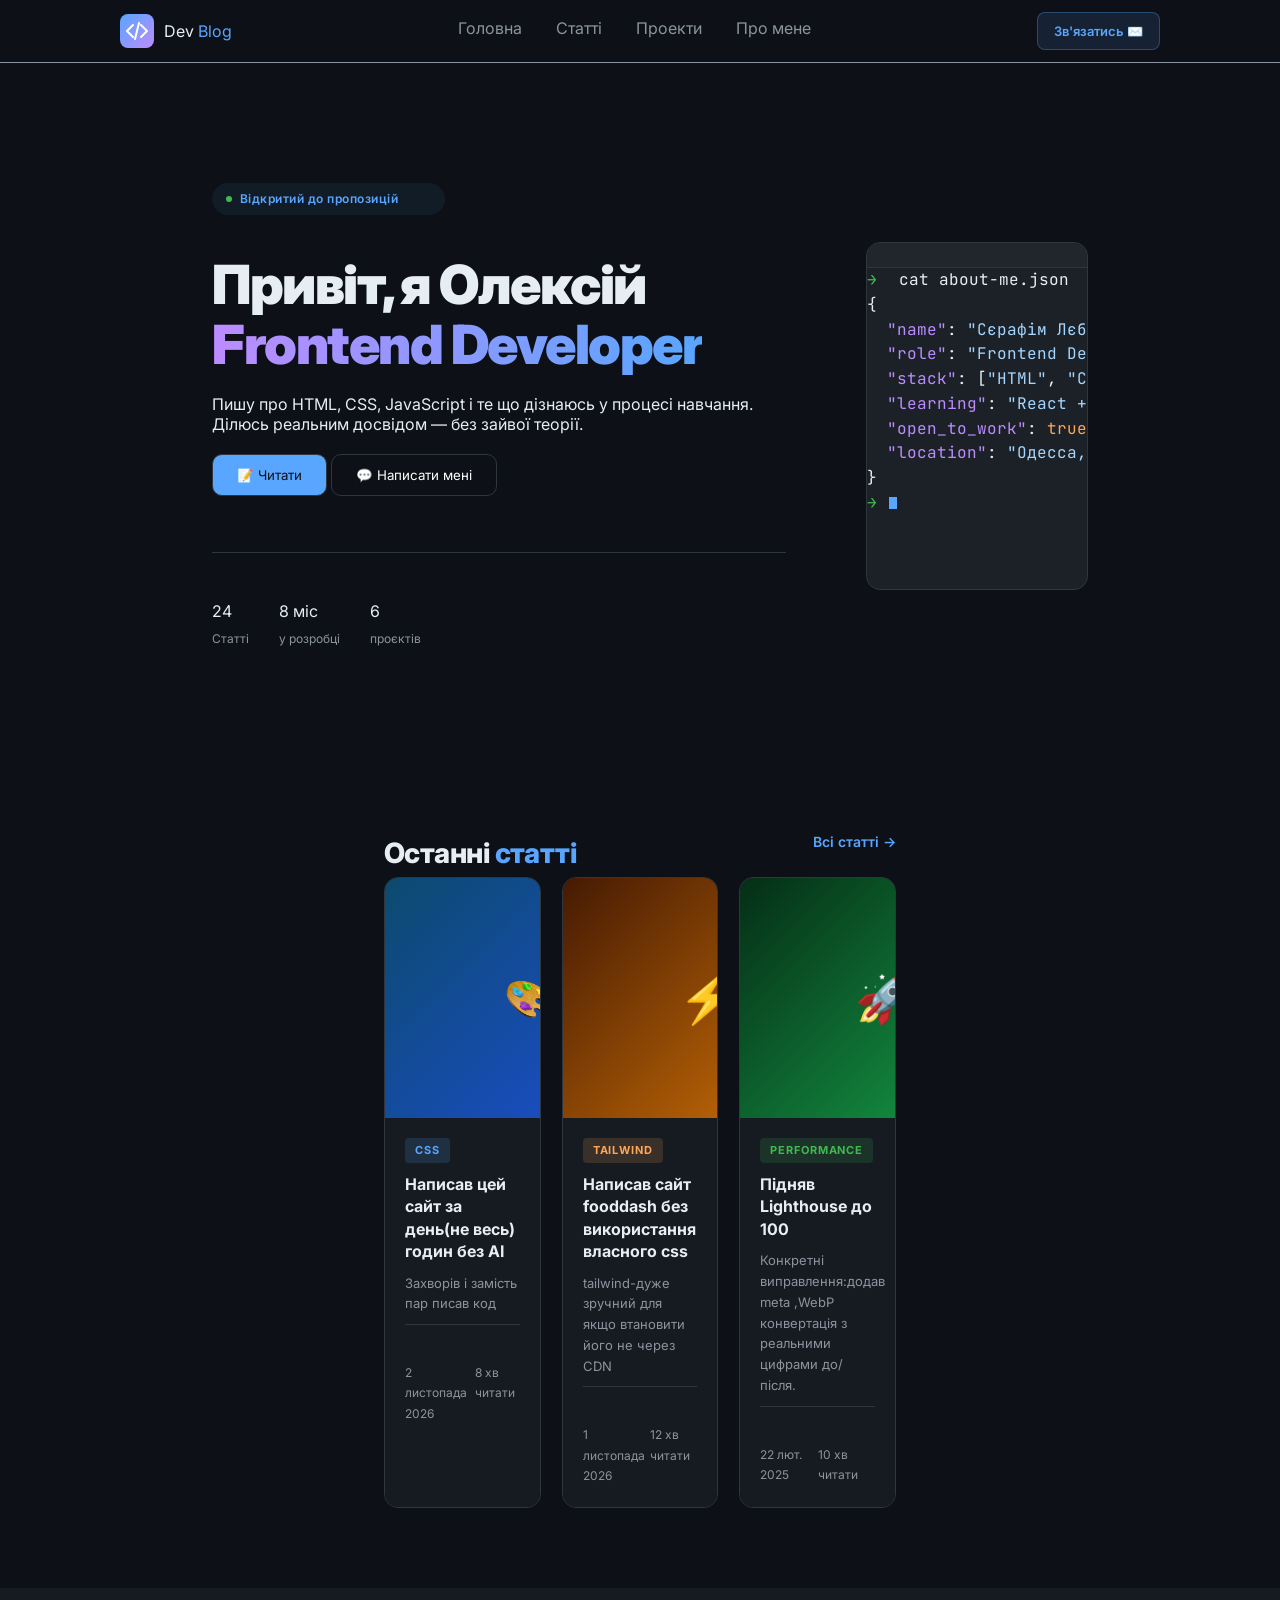
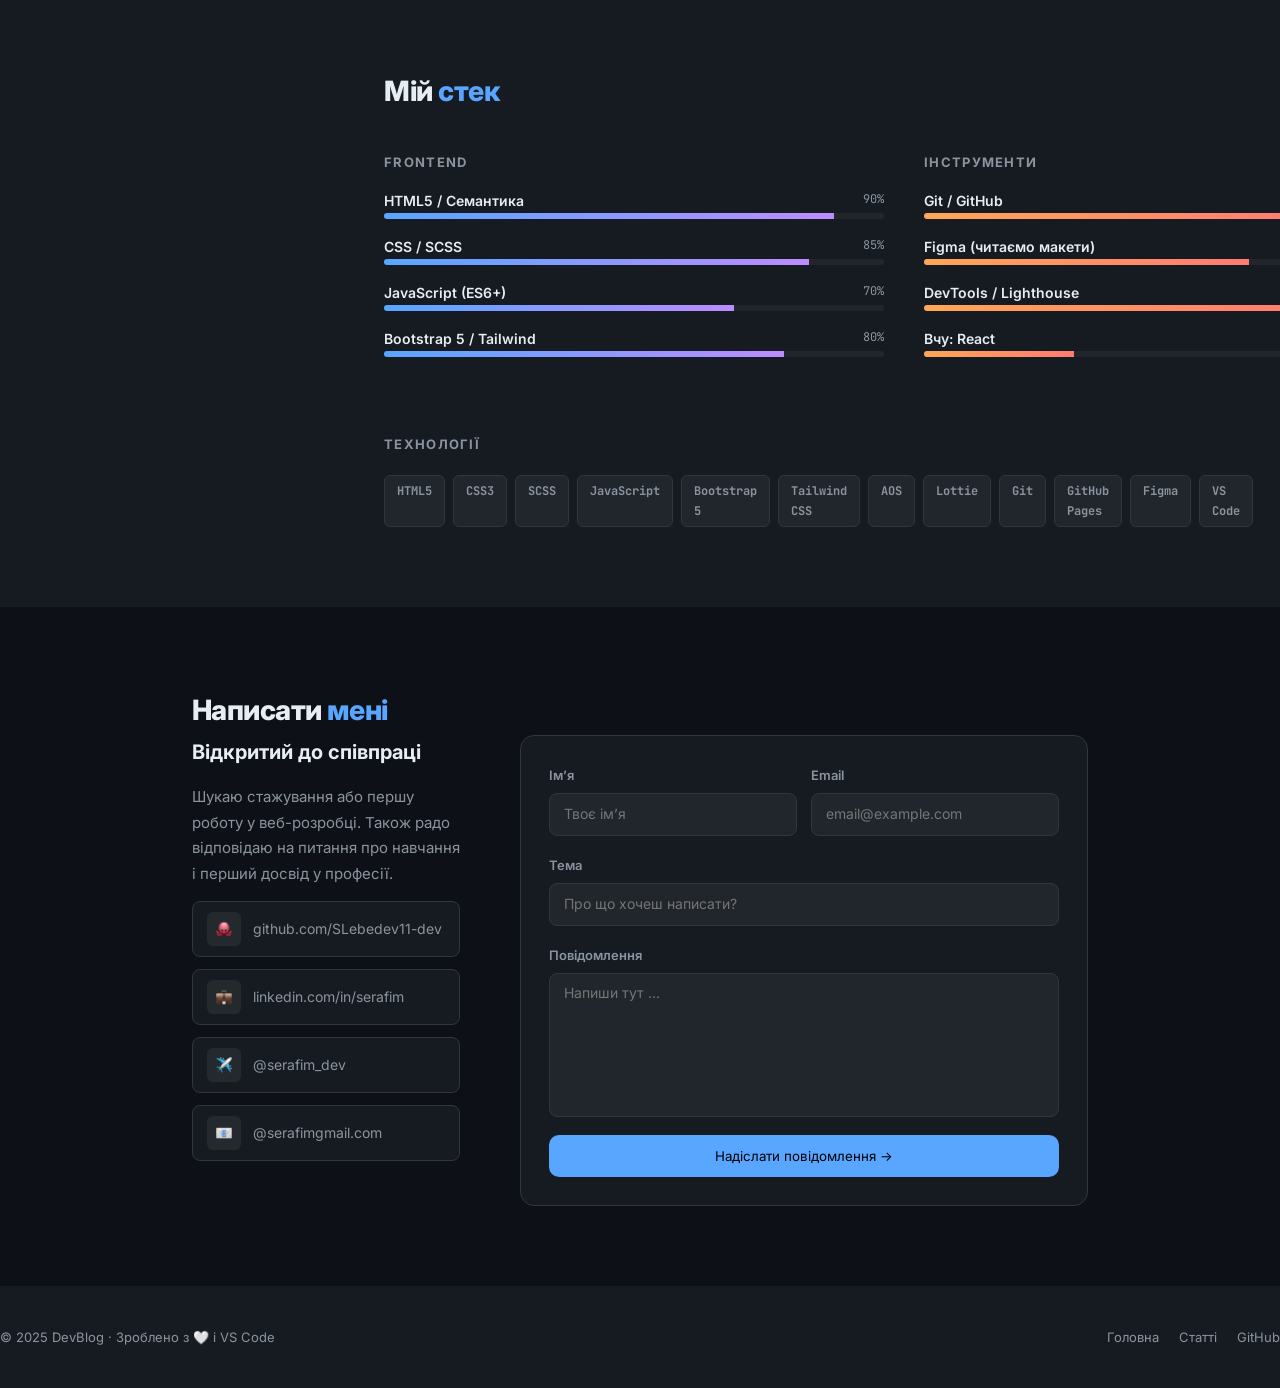
<file: index.html>
<!DOCTYPE html>
<html lang="en">
<head>
    <meta charset="UTF-8">
    <meta name="viewport" content="width=device-width, initial-scale=1.0">
    <title>Document</title>
    <link rel="stylesheet" href="./style.css">
    <link rel="preconnect" href="https://fonts.googleapis.com">
    <link rel="preconnect" href="https://fonts.gstatic.com" crossorigin>
    <link href="https://fonts.googleapis.com/css2?family=Inter:ital,opsz,wght@0,14..32,100..900;1,14..32,100..900&family=JetBrains+Mono:ital,wght@0,100..800;1,100..800&display=swap" rel="stylesheet">
    <link rel="stylesheet" href="./style.css">
</head>
<body>   
    <header class="header">
        <div class="container header__container">
            <p class="header-logo">
                <span class="header__logo-icon">
                    <svg xmlns="http://www.w3.org/2000/svg" width="24" height="24" viewBox="0 0 24 24" fill="none" stroke="currentColor" stroke-width="2" stroke-linecap="round" stroke-linejoin="round">
                        <polyline points="16 18 22 12 16 6"></polyline>
                        <polyline points="8 6 2 12 8 18"></polyline>
                        <line x1="14" y1="4" x2="10" y2="20"></line>
                        </svg>
                    </span>
                
                <span class="header__logo-text">
                    Dev
                    <span class="header__logo-text--accend">Blog</span>
                </span>
            </p>

            <nav class="header__menu">
                <ul class="header__menu list">
                    <li class=""><a class="header__menu-item" href="#">Головна</a></li>
                    <li class=""><a class="header__menu-item" href="#">Статті</a></li>
                    <li class=""><a class="header__menu-item" href="#">Проекти</a></li>
                    <li class=""><a class="header__menu-item" href="#">Про мене</a></li>
                </ul>
            </nav>


            <button class="header__btn">Зв'язатись ✉️</button>
        </div>
    </header>
    <main>
    <section class="hero">
        <div class="container hero__container">
                <div class="hero_left">
                    <p class="hero__eyebrow">Відкритий до пропозицій</p>
                    <h1 class="hero__title">Привіт, я<span class="hero__title--accend"> Олексій</span>
                        <br> <span class="hero__title--gradient">Frontend Developer</span>
                    </h1>
                    <p class="hero__desc">
                        Пишу про HTML, CSS, JavaScript і те що дізнаюсь у процесі навчання. Ділюсь реальним досвідом — без зайвої теорії.
                    </p>
                    <div class="hero__btn-wrapper">
                        <button class="hero__btn hero__btn-main">
                            📝 Читати
                        </button>
                        <button class="hero__btn2 hero__btn-main">
                            💬 Написати мені
                        </button>
                </div>
                <hr class="divider hero__divider">
                <div class="hero__details">
                    <div class="hero__detail">
                        <span class="hero__detail-num">24</span> 
                        <span class="hero__detail-text">Статті</span>
                    </div>
                    <div class="hero__detail">
                        <span class="hero__detail-num">8 міс</span>
                        <span class="hero__detail-text">у розробці</span> 
                    </div>
                    <div class="hero__detail">
                        <span class="hero__detail-num">6</span>
                        <span class="hero__detail-text">проєктів</span>
                    </div>
                </div>
            </div>
            <div class="hero__terminal">
                <div class="hero__terminal-header"></div>
                <div class="hero__terminal-body">
                    <pre class="terminal">
<span class='terminal__arrow'>→</span> cat about-me.json
{
  <span class='terminal__property'>"name"</span>: <span class='terminal__text'>"Сєрафім Лєбєдєв"</span>,
  <span class='terminal__property'>"role"</span>: <span class='terminal__text'>"Frontend Developer"</span>,
  <span class='terminal__property'>"stack"</span>: [<span class='terminal__text'>"HTML"</span>, <span class='terminal__text'>"CSS"</span>, <span class='terminal__text'>"JS"</span>],
  <span class='terminal__property'>"learning"</span>: <span class='terminal__text'>"React + TypeScript"</span>,
  <span class='terminal__property'>"open_to_work"</span>: <span class="terminal__bool">true</span>,
  <span class='terminal__property'>"location"</span>: <span class='terminal__text'>"Одесса, Україна 🇺🇦"</span>
}
<div class="terminal__bottom">
    <span class='terminal__arrow'>→</span> <span class='terminal__cursor'></span>
</div>

            </pre>
                </div>
            </div>
        </div>
    </section>
    
    
    <section class="articles">
        <div class="container articles__container">
            <div class="articles__header">
                <h2 class="articles__header-title">Останні <span class="articles__header-title-span">статті</span></h2>
                <a href="#" class="articles__header-link">Всі статті →</a>
            </div>

            <div class="articles__main">
                <div class="articles__main-card">
                    <div class="articles__main-card-header1"><img src="/img/Emoji.svg" alt=""></div>
                    <div class="articles__main-card-main">
                        <h1 class="main-card-main__title1">CSS</h1>
                        <p class="main-card-main__text1">Написав цей сайт за день(не весь) годин без AI</p>
                        <p class="main-card-main__text2">Захворів і замість пар писав код</p>
                        <hr class="divider hero__divider">
                        <div class="articles__main-card-footer">
                            <h1 class="main-card-footer-title">2 листопада 2026</h1>
                            <h1 class="main-card-footer-title">8 хв читати</h1>
                        </div>
                    </div>
                </div>


                <div class="articles__main-card">
                    <div class="articles__main-card-header2">⚡</div>
                    <div class="articles__main-card-main">
                        <h1 class="main-card-main__title2">Tailwind</h1>
                        <p class="main-card-main__text1">Написав сайт fooddash без використання власного css</p>
                        <p class="main-card-main__text2">tailwind-дуже зручний для якщо втановити його не через CDN</p>

                        <hr class="divider hero__divider">
                        <div class="articles__main-card-footer">
                            <h1 class="main-card-footer-title">1 листопада 2026</h1>
                            <h1 class="main-card-footer-title">12 хв читати</h1>
                        </div>
                    </div>
                </div>


                <div class="articles__main-card">
                    <div class="articles__main-card-header3">🚀</div>
                    <div class="articles__main-card-main">
                        <h1 class="main-card-main__title3">Performance</h1>
                        <p class="main-card-main__text1">Підняв Lighthouse до 100</p>
                        <p class="main-card-main__text2">Конкретні виправлення:додав meta ,WebP конвертація з реальними цифрами до/після.</p>
                        <hr class="divider hero__divider">
                        <div class="articles__main-card-footer">
                            <h1 class="main-card-footer-title">22 лют. 2025</h1>
                            <h1 class="main-card-footer-title">10 хв читати</h1>
                        </div>
                    </div>
                </div>
            </div>
        </div>
    </section>



    <section class="stack">
        <div class="container stack__container">
            <h2 class="stack__title">Мій <span class="stack__title-span">стек</span></h2>
            <div class="stack__graph">
                <div class="stack__graph stack__frontend">
                    <div class="stack__graph-item">
                        <h3 class="stack__graph-title">Frontend</h3>



                        <ul class="stack__frontend-list">
                            <li class="stack__graph-item">
                                <div class="stack__graph-head">
                                    <h4>HTML5 / Семантика</h4>
                                    <span>90%</span>
                                </div>
                                <div class="stack__graph-bar stack__graph-bar--front" data-progress="html"></div>
                            </li>
                            <li class="stack__graph-item">
                                <div class="stack__graph-head">
                                    <h4>CSS / SCSS</h4>
                                    <span>85%</span>
                                </div>
                                <div class="stack__graph-bar stack__graph-bar--front" data-progress="css"></div>
                            </li>
                            <li class="stack__graph-item">
                                <div class="stack__graph-head">
                                    <h4>JavaScript (ES6+)</h4>
                                    <span>70%</span>
                                </div>
                                <div class="stack__graph-bar stack__graph-bar--front" data-progress="js"></div>
                            </li>
                            <li class="stack__graph-item">
                                <div class="stack__graph-head">
                                    <h4>Bootstrap 5 / Tailwind</h4>
                                    <span>80%</span>
                                </div>
                                <div class="stack__graph-bar stack__graph-bar--front" data-progress="boostrap"></div>
                            </li>
                        </ul>



                    </div>

                    
                    <div class="stack__graph-item">
                        <h3 class="stack__graph-title">Інструменти</h3>


                        <ul class="stack__frontend-list">
                            <li class="stack__graph-item">
                                <div class="stack__graph-head">
                                    <h4>Git / GitHub</h4>
                                    <span>75%</span>
                                </div>
                                <div class="stack__graph-bar stack__graph-bar--tools" data-progress="git"></div>
                            </li>
                            <li class="stack__graph-item">
                                <div class="stack__graph-head">
                                    <h4>Figma (читаємо макети)</h4>
                                    <span>65%</span>
                                </div>
                                <div class="stack__graph-bar stack__graph-bar--tools" data-progress="figma"></div>
                            </li>
                            <li class="stack__graph-item">
                                <div class="stack__graph-head">
                                    <h4>DevTools / Lighthouse</h4>
                                    <span>78%</span>
                                </div>
                                <div class="stack__graph-bar stack__graph-bar--tools" data-progress="devtools"></div>
                            </li>
                            <li class="stack__graph-item">
                                <div class="stack__graph-head">
                                    <h4>Вчу: React</h4>
                                    <span>30%</span>
                                </div>
                                <div class="stack__graph-bar stack__graph-bar--tools" data-progress="react"></div>
                            </li>
                        </ul>
                    </div>


                </div>
            </div>
            <div class="stack__footer">
                <h1 class="stack__footer-title">Технології</h1>
                <ul class="stack__footer-list">
                    <li class="stack__footer-list-item">HTML5</li>
                    <li class="stack__footer-list-item">CSS3</li>
                    <li class="stack__footer-list-item">SCSS</li>
                    <li class="stack__footer-list-item">JavaScript</li>
                    <li class="stack__footer-list-item">Bootstrap 5</li>
                    <li class="stack__footer-list-item">Tailwind CSS</li>
                    <li class="stack__footer-list-item">AOS</li>
                    <li class="stack__footer-list-item">Lottie</li>
                    <li class="stack__footer-list-item">Git</li>
                    <li class="stack__footer-list-item">GitHub Pages</li>
                    <li class="stack__footer-list-item">Figma</li>
                    <li class="stack__footer-list-item">VS Code</li>
                </ul>
            </div>
        </div>
    </section>





    <section class="letter">
        <div class="container letter__container">
            <h1 class="letter__title">Написати <span class="letter-title__span">мені</span></h1>

            <div class="letter__main">

            
            <div class="letter__blockleft">
                <h2 class="letter__blockleft-title">Відкритий до співпраці</h2>
                <p class="letter__blockleft-text">Шукаю стажування або першу роботу у веб-розробці. Також радо відповідаю на питання про навчання і перший досвід у професії.</p>
                <ul class="letter__blockleft-list">

                    <li class="letter__blockleft-list-item">
                        <img src="./img/octopus.svg" alt="" class="blockleft-list-item__img">
                        <h1 class="blockleft-list-item__title">github.com/SLebedev11-dev</h1>
                    </li>
                    
                    <li class="letter__blockleft-list-item">
                        <img src="./img/case.svg" alt="" class="blockleft-list-item__img">
                        <h1 class="blockleft-list-item__title">linkedin.com/in/serafim</h1>
                    </li>

                    <li class="letter__blockleft-list-item">
                        <img src="./img/plane.svg" alt="" class="blockleft-list-item__img">
                        <h1 class="blockleft-list-item__title">@serafim_dev</h1>
                    </li>

                    <li class="letter__blockleft-list-item">
                        <img src="./img/letter.svg" alt="" class="blockleft-list-item__img">
                        <h1 class="blockleft-list-item__title">@serafimgmail.com</h1>
                    </li>
                </ul>
            </div>



            
            <div class="letter__form">
                <div class="letter__form-top">
                    <div class="form-top__block">
                        <h2 class="form-top__block-title">Імʼя</h2>
                        <input type="text" class="form-top__block-input" required placeholder="Твоє імʼя">
                    </div>
                    <div class="form-top__block">
                        <h2 class="form-top__block-title">Email</h2>
                        <input type="email" class="form-top__block-input" required placeholder="email@example.com"> 
                    </div>
                </div>

                <div class="letter__form-bottom">
                    <div class="form-bottom__block">
                        <h2 class="form-bottom__block-title">Тема</h2>
                        <input type="text" class="form-bottom__block-input" required placeholder="Про що хочеш написати?"> 
                    </div>
                    <div class="form-bottom__block">
                        <h2 class="form-bottom__block-title">Повідомлення</h2>
                        <textarea name="" id="" class="form-bottom__block-biginput" aria-label="Ваше сообщение">Напиши тут ...</textarea>
                    </div>
                    <button class="form-bottom-button">Надіслати повідомлення →</button>
                </div>
            </div>
                
            </div>
        </div>
    </section>
</main>

    <footer class="footer">
        <div class="container footer__container">
            <h2 class="footer__title">© 2025 DevBlog · Зроблено з 🤍 і VS Code</h2>
            <ul class="footer__list">
                <li class="footer__list-item">Головна</li>
                <li class="footer__list-item">Статті</li>
                <li class="footer__list-item">GitHub</li>
            </ul>
        </div>
    </footer>
</body>
</html>
</file>
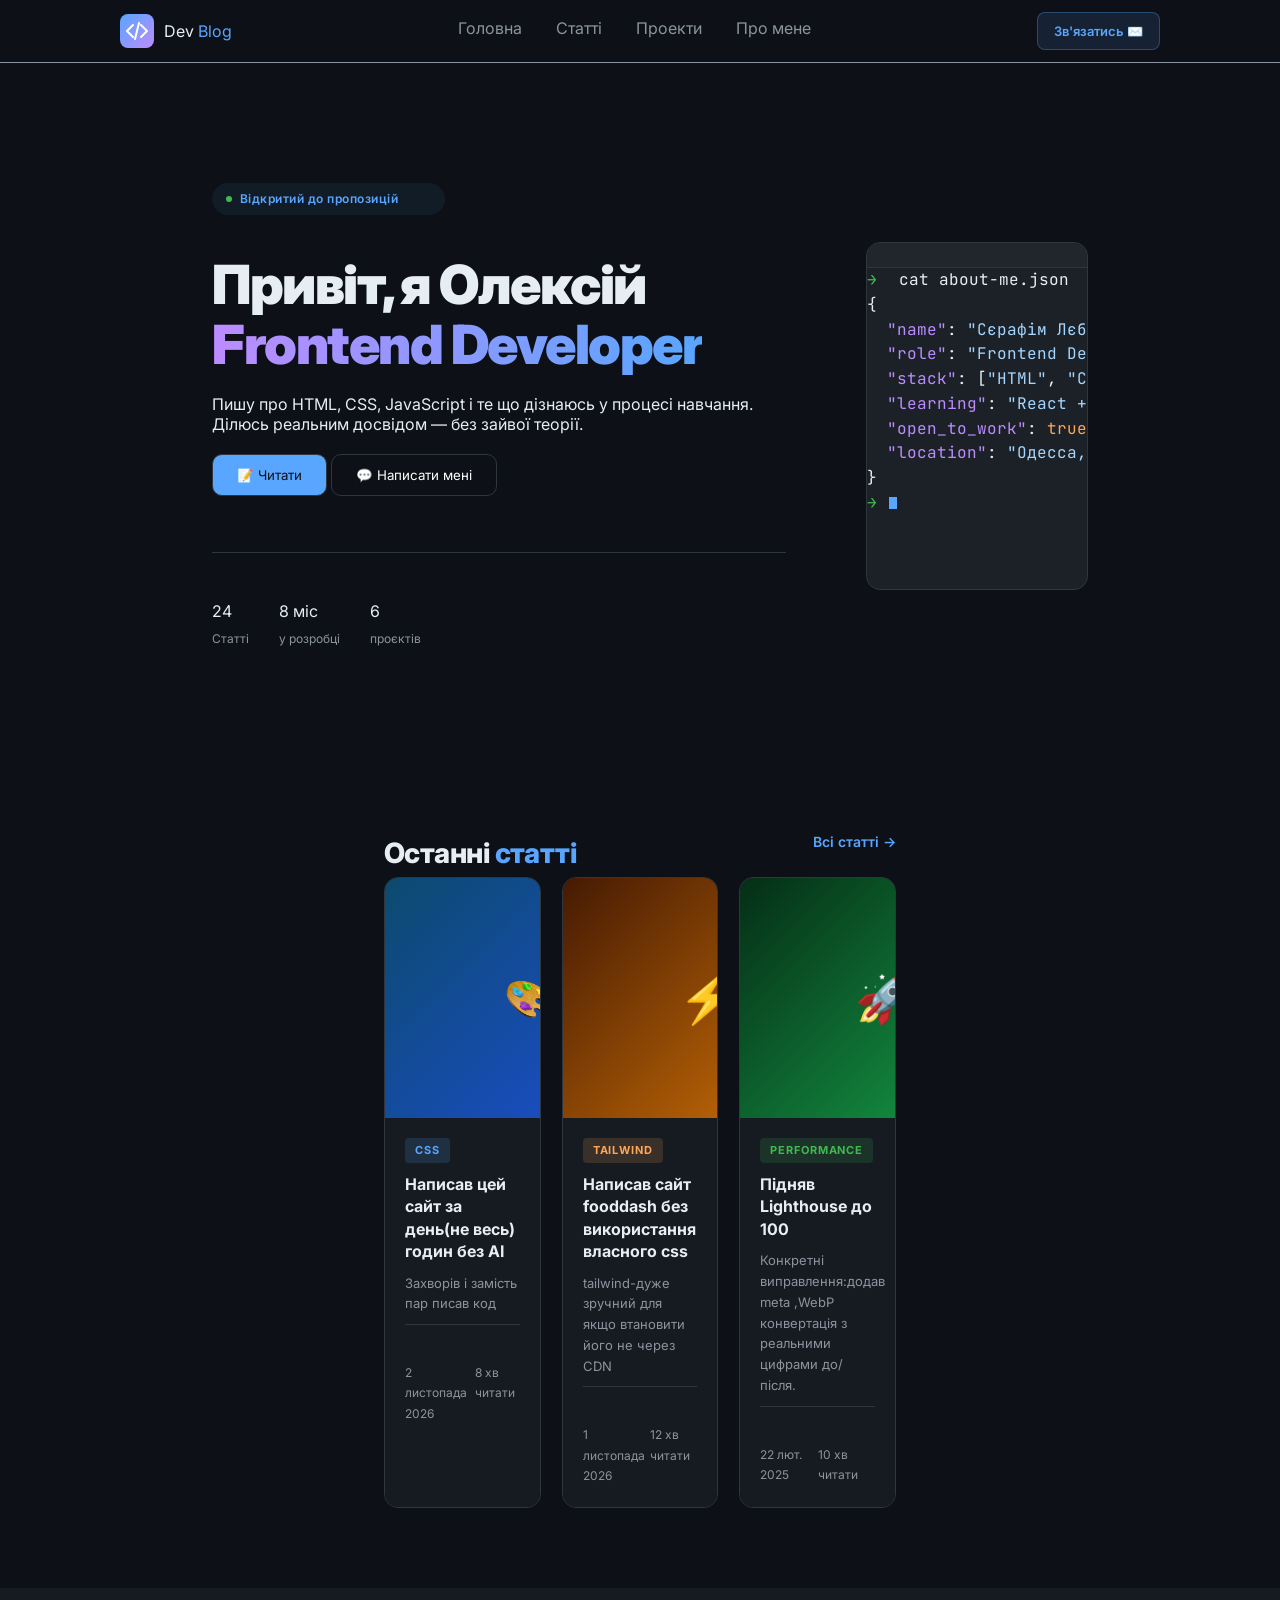
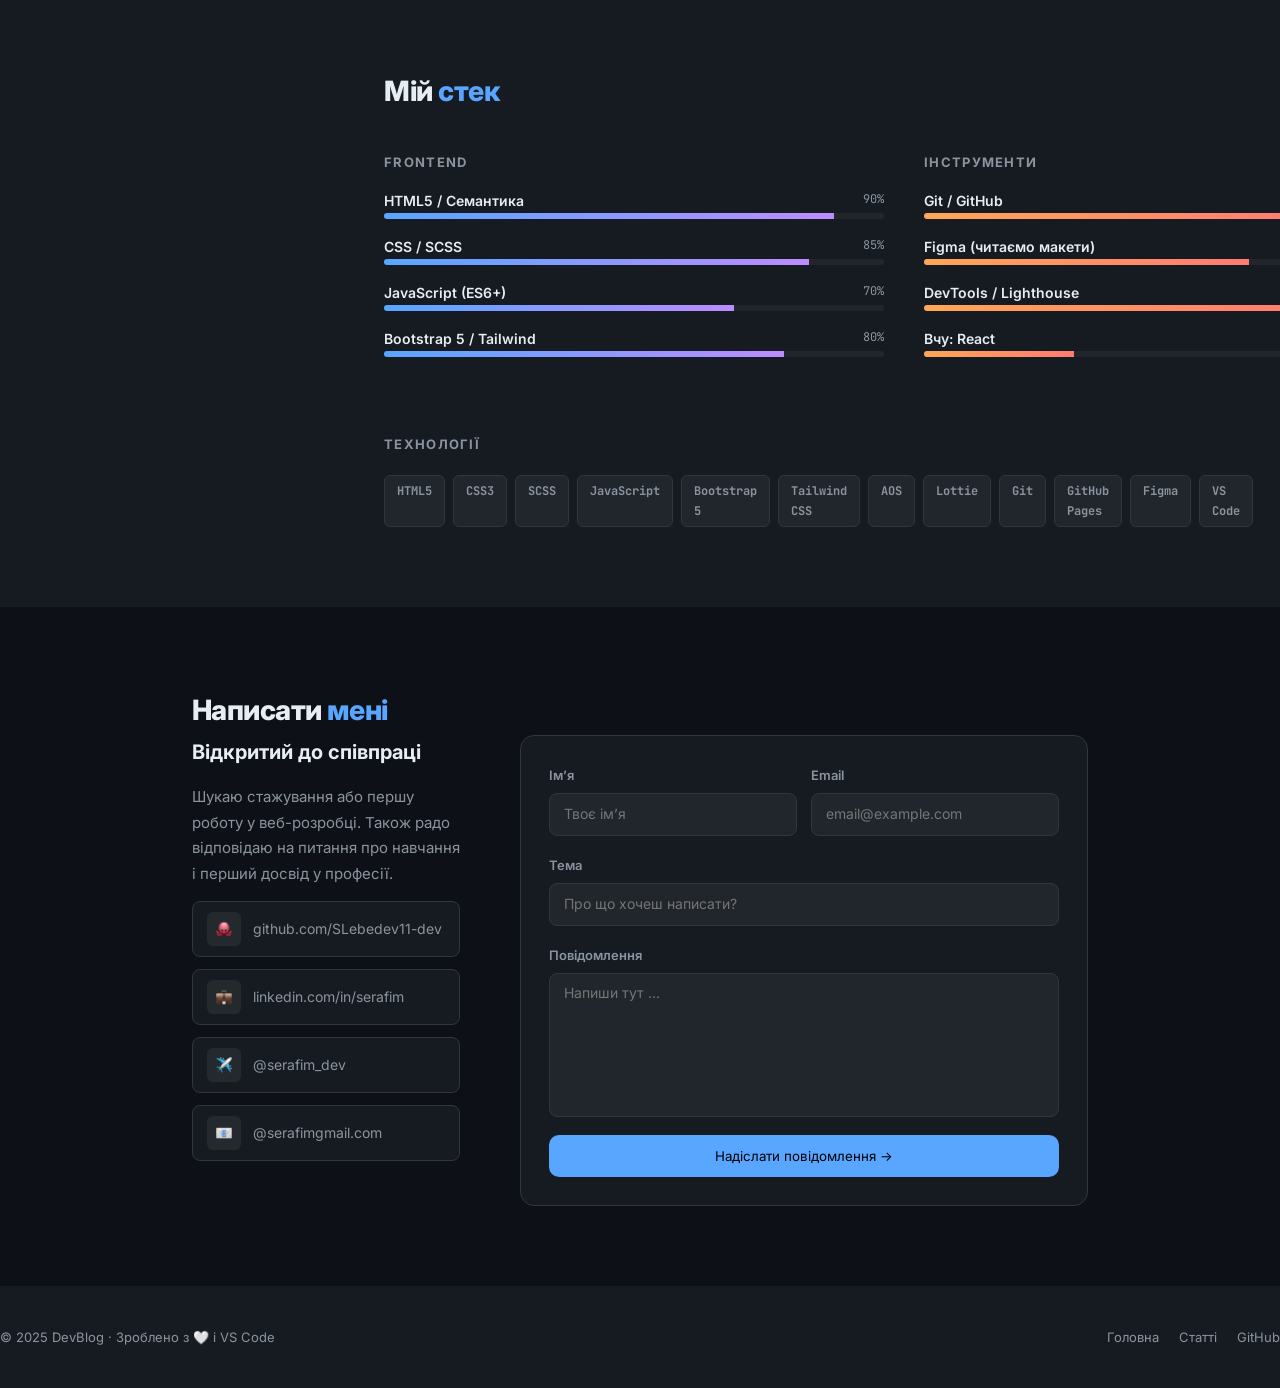
<file: devblock/index.html>
<!DOCTYPE html>
<html lang="en">
<head>
    <meta charset="UTF-8">
    <meta name="viewport" content="width=device-width, initial-scale=1.0">
    <title>Document</title>
    <link rel="stylesheet" href="./style.css">
    <link rel="preconnect" href="https://fonts.googleapis.com">
    <link rel="preconnect" href="https://fonts.gstatic.com" crossorigin>
    <link href="https://fonts.googleapis.com/css2?family=Inter:ital,opsz,wght@0,14..32,100..900;1,14..32,100..900&family=JetBrains+Mono:ital,wght@0,100..800;1,100..800&display=swap" rel="stylesheet">
    <link rel="stylesheet" href="./style.css">
</head>
<body>   
    <header class="header">
        <div class="container header__container">
            <p class="header-logo">
                <span class="header__logo-icon">
                    <svg xmlns="http://www.w3.org/2000/svg" width="24" height="24" viewBox="0 0 24 24" fill="none" stroke="currentColor" stroke-width="2" stroke-linecap="round" stroke-linejoin="round">
                        <polyline points="16 18 22 12 16 6"></polyline>
                        <polyline points="8 6 2 12 8 18"></polyline>
                        <line x1="14" y1="4" x2="10" y2="20"></line>
                        </svg>
                    </span>
                
                <span class="header__logo-text">
                    Dev
                    <span class="header__logo-text--accend">Blog</span>
                </span>
            </p>

            <nav class="header__menu">
                <ul class="header__menu list">
                    <li class=""><a class="header__menu-item" href="#">Головна</a></li>
                    <li class=""><a class="header__menu-item" href="#">Статті</a></li>
                    <li class=""><a class="header__menu-item" href="#">Проекти</a></li>
                    <li class=""><a class="header__menu-item" href="#">Про мене</a></li>
                </ul>
            </nav>


            <button class="header__btn">Зв'язатись ✉️</button>
        </div>
    </header>

    <section class="hero">
        <div class="container hero__container">
                <div class="hero_left">
                    <p class="hero__eyebrow">Відкритий до пропозицій</p>
                    <h1 class="hero__title">Привіт, я<span class="hero__title--accend"> Олексій</span>
                        <br> <span class="hero__title--gradient">Frontend Developer</span>
                    </h1>
                    <p class="hero__desc">
                        Пишу про HTML, CSS, JavaScript і те що дізнаюсь у процесі навчання. Ділюсь реальним досвідом — без зайвої теорії.
                    </p>
                    <div class="hero__btn-wrapper">
                        <button class="hero__btn hero__btn-main">
                            📝 Читати
                        </button>
                        <button class="hero__btn2 hero__btn-main">
                            💬 Написати мені
                        </button>
                </div>
                <hr class="divider hero__divider">
                <div class="hero__details">
                    <div class="hero__detail">
                        <span class="hero__detail-num">24</span> 
                        <span class="hero__detail-text">Статті</span>
                    </div>
                    <div class="hero__detail">
                        <span class="hero__detail-num">8 міс</span>
                        <span class="hero__detail-text">у розробці</span> 
                    </div>
                    <div class="hero__detail">
                        <span class="hero__detail-num">6</span>
                        <span class="hero__detail-text">проєктів</span>
                    </div>
                </div>
            </div>
            <div class="hero__terminal">
                <div class="hero__terminal-header"></div>
                <div class="hero__terminal-body">
                    <pre class="terminal">
<span class='terminal__arrow'>→</span> cat about-me.json
{
  <span class='terminal__property'>"name"</span>: <span class='terminal__text'>"Сєрафім Лєбєдєв"</span>,
  <span class='terminal__property'>"role"</span>: <span class='terminal__text'>"Frontend Developer"</span>,
  <span class='terminal__property'>"stack"</span>: [<span class='terminal__text'>"HTML"</span>, <span class='terminal__text'>"CSS"</span>, <span class='terminal__text'>"JS"</span>],
  <span class='terminal__property'>"learning"</span>: <span class='terminal__text'>"React + TypeScript"</span>,
  <span class='terminal__property'>"open_to_work"</span>: <span class="terminal__bool">true</span>,
  <span class='terminal__property'>"location"</span>: <span class='terminal__text'>"Одесса, Україна 🇺🇦"</span>
}
<div class="terminal__bottom">
    <span class='terminal__arrow'>→</span> <span class='terminal__cursor'></span>
</div>

            </pre>
                </div>
            </div>
        </div>
    </section>
    
    
    <section class="articles">
        <div class="container articles__container">
            <div class="articles__header">
                <h2 class="articles__header-title">Останні <span class="articles__header-title-span">статті</span></h2>
                <a href="#" class="articles__header-link">Всі статті →</a>
            </div>

            <div class="articles__main">
                <div class="articles__main-card">
                    <div class="articles__main-card-header1"><img src="/img/Emoji.svg" alt=""></div>
                    <div class="articles__main-card-main">
                        <h1 class="main-card-main__title1">CSS</h1>
                        <p class="main-card-main__text1">Написав цей сайт за день(не весь) годин без AI</p>
                        <p class="main-card-main__text2">Захворів і замість пар писав код</p>
                        <hr class="divider hero__divider">
                        <div class="articles__main-card-footer">
                            <h1 class="main-card-footer-title">2 листопада 2026</h1>
                            <h1 class="main-card-footer-title">8 хв читати</h1>
                        </div>
                    </div>
                </div>


                <div class="articles__main-card">
                    <div class="articles__main-card-header2">⚡</div>
                    <div class="articles__main-card-main">
                        <h1 class="main-card-main__title2">Tailwind</h1>
                        <p class="main-card-main__text1">Написав сайт fooddash без використання власного css</p>
                        <p class="main-card-main__text2">tailwind-дуже зручний для якщо втановити його не через CDN</p>

                        <hr class="divider hero__divider">
                        <div class="articles__main-card-footer">
                            <h1 class="main-card-footer-title">1 листопада 2026</h1>
                            <h1 class="main-card-footer-title">12 хв читати</h1>
                        </div>
                    </div>
                </div>


                <div class="articles__main-card">
                    <div class="articles__main-card-header3">🚀</div>
                    <div class="articles__main-card-main">
                        <h1 class="main-card-main__title3">Performance</h1>
                        <p class="main-card-main__text1">Підняв Lighthouse до 100</p>
                        <p class="main-card-main__text2">Конкретні виправлення:додав meta ,WebP конвертація з реальними цифрами до/після.</p>
                        <hr class="divider hero__divider">
                        <div class="articles__main-card-footer">
                            <h1 class="main-card-footer-title">22 лют. 2025</h1>
                            <h1 class="main-card-footer-title">10 хв читати</h1>
                        </div>
                    </div>
                </div>
            </div>
        </div>
    </section>



    <section class="stack">
        <div class="container stack__container">
            <h2 class="stack__title">Мій <span class="stack__title-span">стек</span></h2>
            <div class="stack__graph">
                <div class="stack__graph stack__frontend">
                    <div class="stack__graph-item">
                        <h3 class="stack__graph-title">Frontend</h3>



                        <ul class="stack__frontend-list">
                            <li class="stack__graph-item">
                                <div class="stack__graph-head">
                                    <h4>HTML5 / Семантика</h4>
                                    <span>90%</span>
                                </div>
                                <div class="stack__graph-bar stack__graph-bar--front" data-progress="html"></div>
                            </li>
                            <li class="stack__graph-item">
                                <div class="stack__graph-head">
                                    <h4>CSS / SCSS</h4>
                                    <span>85%</span>
                                </div>
                                <div class="stack__graph-bar stack__graph-bar--front" data-progress="css"></div>
                            </li>
                            <li class="stack__graph-item">
                                <div class="stack__graph-head">
                                    <h4>JavaScript (ES6+)</h4>
                                    <span>70%</span>
                                </div>
                                <div class="stack__graph-bar stack__graph-bar--front" data-progress="js"></div>
                            </li>
                            <li class="stack__graph-item">
                                <div class="stack__graph-head">
                                    <h4>Bootstrap 5 / Tailwind</h4>
                                    <span>80%</span>
                                </div>
                                <div class="stack__graph-bar stack__graph-bar--front" data-progress="boostrap"></div>
                            </li>
                        </ul>



                    </div>

                    
                    <div class="stack__graph-item">
                        <h3 class="stack__graph-title">Інструменти</h3>


                        <ul class="stack__frontend-list">
                            <li class="stack__graph-item">
                                <div class="stack__graph-head">
                                    <h4>Git / GitHub</h4>
                                    <span>75%</span>
                                </div>
                                <div class="stack__graph-bar stack__graph-bar--tools" data-progress="git"></div>
                            </li>
                            <li class="stack__graph-item">
                                <div class="stack__graph-head">
                                    <h4>Figma (читаємо макети)</h4>
                                    <span>65%</span>
                                </div>
                                <div class="stack__graph-bar stack__graph-bar--tools" data-progress="figma"></div>
                            </li>
                            <li class="stack__graph-item">
                                <div class="stack__graph-head">
                                    <h4>DevTools / Lighthouse</h4>
                                    <span>78%</span>
                                </div>
                                <div class="stack__graph-bar stack__graph-bar--tools" data-progress="devtools"></div>
                            </li>
                            <li class="stack__graph-item">
                                <div class="stack__graph-head">
                                    <h4>Вчу: React</h4>
                                    <span>30%</span>
                                </div>
                                <div class="stack__graph-bar stack__graph-bar--tools" data-progress="react"></div>
                            </li>
                        </ul>
                    </div>


                </div>
            </div>
            <div class="stack__footer">
                <h1 class="stack__footer-title">Технології</h1>
                <ul class="stack__footer-list">
                    <li class="stack__footer-list-item">HTML5</li>
                    <li class="stack__footer-list-item">CSS3</li>
                    <li class="stack__footer-list-item">SCSS</li>
                    <li class="stack__footer-list-item">JavaScript</li>
                    <li class="stack__footer-list-item">Bootstrap 5</li>
                    <li class="stack__footer-list-item">Tailwind CSS</li>
                    <li class="stack__footer-list-item">AOS</li>
                    <li class="stack__footer-list-item">Lottie</li>
                    <li class="stack__footer-list-item">Git</li>
                    <li class="stack__footer-list-item">GitHub Pages</li>
                    <li class="stack__footer-list-item">Figma</li>
                    <li class="stack__footer-list-item">VS Code</li>
                </ul>
            </div>
        </div>
    </section>





    <section class="letter">
        <div class="container letter__container">
            <h1 class="letter__title">Написати <span class="letter-title__span">мені</span></h1>

            <div class="letter__main">

            
            <div class="letter__blockleft">
                <h2 class="letter__blockleft-title">Відкритий до співпраці</h2>
                <p class="letter__blockleft-text">Шукаю стажування або першу роботу у веб-розробці. Також радо відповідаю на питання про навчання і перший досвід у професії.</p>
                <ul class="letter__blockleft-list">
                    <div class="letter__blockleft-list-item">
                        <img src="./img/octopus.svg" alt="" class="blockleft-list-item__img">
                        <h1 class="blockleft-list-item__title">github.com/SLebedev11-dev</h1>
                    </div>
                    
                    <div class="letter__blockleft-list-item">
                        <img src="./img/case.svg" alt="" class="blockleft-list-item__img">
                        <h1 class="blockleft-list-item__title">linkedin.com/in/serafim</h1>
                    </div>

                    <div class="letter__blockleft-list-item">
                        <img src="./img/plane.svg" alt="" class="blockleft-list-item__img">
                        <h1 class="blockleft-list-item__title">@serafim_dev</h1>
                    </div>

                    <div class="letter__blockleft-list-item">
                        <img src="./img/letter.svg" alt="" class="blockleft-list-item__img">
                        <h1 class="blockleft-list-item__title">@serafimgmail.com</h1>
                    </div>
                </ul>
            </div>



            
            <div class="letter__form">
                <div class="letter__form-top">
                    <div class="form-top__block">
                        <h2 class="form-top__block-title">Імʼя</h2>
                        <input type="text" class="form-top__block-input" required placeholder="Твоє імʼя">
                    </div>
                    <div class="form-top__block">
                        <h2 class="form-top__block-title">Email</h2>
                        <input type="email" class="form-top__block-input" required placeholder="email@example.com"> 
                    </div>
                </div>

                <div class="letter__form-bottom">
                    <div class="form-bottom__block">
                        <h2 class="form-bottom__block-title">Тема</h2>
                        <input type="text" class="form-bottom__block-input" required placeholder="Про що хочеш написати?"> 
                    </div>
                    <div class="form-bottom__block">
                        <h2 class="form-bottom__block-title">Повідомлення</h2>
                        <textarea name="" id="" class="form-bottom__block-biginput">Напиши тут ...</textarea>
                    </div>
                    <button class="form-bottom-button">Надіслати повідомлення →</button>
                </div>
            </div>
                
            </div>
        </div>
    </section>


    <footer class="footer">
        <div class="container footer__container">
            <h2 class="footer__title">© 2025 DevBlog · Зроблено з 🤍 і VS Code</h2>
            <ul class="footer__list">
                <li class="footer__list-item">Головна</li>
                <li class="footer__list-item">Статті</li>
                <li class="footer__list-item">GitHub</li>
            </ul>
        </div>
    </footer>
</body>
</html>
</file>
<file: style.css>
* {
  padding: 0;
  margin: 0;
  border: 0;
  text-decoration: none;
}

a {
  color: inherit;
  text-decoration: none; 
}

:focus,
:active {
  outline: none;
}
a:focus,
a:active {
  outline: none;
}

nav,
footer,
header,
aside {
  display: block;
}

:root {
    --font-family: "Inter", sans-serif;
    --second-family: "JetBrains Mono", sans-serif;

    --background-primary: #0D1117;
    --color-text-first: #e6edf3;
    --color-text-second: #8b949e;
    --color-accent: #58a6ff;        

}

input,
button,
textarea {
  font-family: inherit;
}

input::-ms-clear {
  display: none;
}
button {
  cursor: pointer;
}
button::-moz-focus-inner {
  padding: 0;
  border: 0;
}
a,
a:visited {
  text-decoration: none;
}
a:hover {
  text-decoration: none;
}
ul li {
  list-style: none;
}
img {
  vertical-align: top;
}

h1,
h2,
h3,
h4,
h5,
h6 {
  font-size: inherit;
  font-weight: 400;
}

html {
  scroll-behavior: smooth;
}


body{
    background-color: var(--background-primary);
    color: var(--color-text-first);
    font-family: var(--font-family); 
}


.header {
    padding: 12px 0;
    border-bottom: 1px solid #8B949E;
}
.container {
    margin: 0 auto;
    padding: 0 192px 0 192px;
    max-width: 1440px;

}
.header__container{
    padding: 0 120px;
    display: flex;
    justify-content: space-between;
}
.header-logo {
    display: flex;
    align-items: center;
    gap: 10px;
}
.header__logo-icon {
    background: linear-gradient(135deg, #58a6ff 0%, #bc8cff 100%);
    border-radius: 8px;
    width: 34px;
    height: 34px;
    font-weight: 700;
    font-size: 16px;
    line-height: 170%;
    color: #fff;
    display: flex;
    justify-content: center;
    align-items: center;

}
.header__logo-text {

}
.header__logo-text--accend {
    color: var(--color-accent);
}
.header__menu {
    display: flex;
    gap: 6px;
}
.list {
}
.header__menu-item {
  color: var(--color-text-second);
  border-radius: 6px;
  padding: 6px 14px;
  transition: all 0.2s ease; 
  display: inline-block;
}

.header__menu-item:hover{
  color: #58a6ff;
  background-color: #2b2e31;
}

.header__btn {
  font-family: var(--font-family);
  font-weight: 600;
  font-size: 13px;
  line-height: 170%;
  color: #58a6ff;
  border: 1px solid rgba(88, 166, 255, 0.3);
  border-radius: 8px;
  padding: 7px 16px;
  background: rgba(88, 166, 255, 0.12);
}



.hero {
  padding: 100px 0 80px;
}
.container {
}
.hero__container {
  display: flex;
  align-items: center;
  gap: 60px;
  justify-content: center;
}
.hero_left {
  max-width: 580px;
  display: flex;
  flex-direction: column;
  gap: 20px;
  padding: 20px;
}
.hero__eyebrow {
  font-size: 12px;
  font-weight: 600;
  line-height: 20.4px;
  letter-spacing: 0.48px;
  color: var(--color-accent);
  padding: 6px 14px;
  background-color: #58a6ff12;
  border:  #58a6ff25;
  border-radius: 999px;
  display: flex;
  align-items: center;
  gap: 8px;
  margin-bottom: 20px;
  max-width: 205px
}

.hero__eyebrow::before{
  content: "";
  width: 6px;
  aspect-ratio: 1/1;
  background-color: #3FB950;
  border-radius: 50%;
}
.hero__title {
  font-size: 54px;
  line-height: 59.4px;
  letter-spacing: -1.5px;
  font-weight: 900;
}
.hero__title--accend {
  outline-color: var(--color-accent);
}
.hero__title--gradient {
  background: linear-gradient(90deg, #bc8cff, #58a6ff);
  color: transparent;
  background-clip: text;
}
.hero__desc {
}
.hero__btn-wrapper {
  margin-bottom: 36px;
}
.hero__btn2 {
  border: 1px solid #30363d;
  border-radius: 10px;
  padding: 12px 24px;
  background-color: #0D1117;
  color: #fff;
}

.hero__btn{
  border: 1px solid #30363d;
  border-radius: 10px;
  padding: 12px 24px;
  background: #58a6ff;
  color: #0D1117;
}
.hero__btn-main {
}
.divider {
  height: 1px;
  width: 100%;
  background-color: #30363d;
}
.hero__divider {
  margin-bottom: 28px;
}
.hero__details {
  display: flex;
  gap: 30px;
}
.hero__detail {
  display: flex;
  flex-direction: column;
  gap: 8px;
}
.hero__derail-num {
  font-family: var(--font-family);
  font-weight: 800;
  font-size: 24px;
  line-height: 170%;
  color: #e6edf3;
}
.hero__detail-text {
  font-family: var(--font-family);
  font-weight: 400;
  font-size: 12px;
  line-height: 170%;
  color: #8b949e;
}
.hero__terminal {
  background-color: #1c2128;
  border: 1px solid #30363d;
  border-radius: 14px;
  overflow: hidden;
  line-height: 24.7px;
}
.hero__terminal-header {
  padding: 12px 16px;
  border-bottom: 1px solid #30363d;
  background-color: #21262d;
}
.hero__terminal-body {
}
.terminal {
  font-family: var(--second-family);
}
.terminal__arrow {
  color: #3FB950;
  margin-right: 12px;
}
.terminal__property {
  color: #bc8cff;
}
.terminal__text {
  color: #A5D6FF;
}
.terminal__bool{
  color: #FFA657;
}
.terminal__bottom {
  display: flex;
  align-items: center;
}
.terminal__cursor {
  width: 8px;
  height: 12px;
  background-color: var(--color-accent);
  display: inline-block;
  animation: blink 0.8s linear infinite;
}


@keyframes blink{
  0%,
  100%{
    opacity: 1;
  }
  50%{
    opacity: 0;
  }
}




.articles {
  padding: 80px 192px;
  
}
.container {
}
.articles__container {
  display: flex;
  flex-direction: column;
}
.articles__header {
  display: flex;
  justify-content: space-between;
}
.articles__header-title {
  font-family: var(--font-family);
  font-weight: 800;
  font-size: 28px;
  line-height: 170%;
  letter-spacing: -0.02em;
  color: #e6edf3;
}

.articles__header-title-span {
  color: #58a6ff;
}
.articles__header-link{
  font-family: var(--font-family);
  font-weight: 600;
  font-size: 14px;
  line-height: 170%;
  color: #58a6ff;
}
.articles__main {
  display: flex;
  gap: 21px;
  align-items: stretch; 
}



.articles__main > div {
  flex: 1 1 0%; 
}
.articles__main-card {
  display: flex;
  flex-direction: column;
  border: 1px solid #30363d;
  border-radius: 14px;
  overflow: hidden;
}
.articles__main-card-header1 {
  background: linear-gradient(135deg, #0c4a6e 0%, #1d4ed8 100%);
  padding: 40px 145px;
  display: flex;
  justify-content: center;
  align-items: center;
  font-family: var(--font-family);
  font-weight: 400;
  font-size: 48px;
  line-height: 170%;
  color: #fff;
  height: 160px;
}

.articles__main-card-header2{
  background: linear-gradient(135deg, #451a03 0%, #d97706 100%);
  padding: 40px 145px;
    display: flex;
    justify-content: center;
    align-items: center;
    font-family: var(--font-family);
    font-weight: 400;
    font-size: 48px;
    line-height: 170%;
    color: #fff;
    height: 160px;
}
.articles__main-card-header3{
  background: linear-gradient(135deg, #052e16 0%, #16a34a 100%);
  padding: 40px 145px;
  display: flex;
  justify-content: center;
  align-items: center;
  font-family: var(--font-family);
  font-weight: 400;
  font-size: 48px;
  line-height: 170%;
  color: #fff;
  height: 160px;
}


.articles__main-card-main {
  background-color: #161b22;
  display: flex;
  flex-direction: column;
  gap: 10px;
  padding: 20px;
  flex: 1; 
}
.main-card-main__title1 {
  font-family: var(--font-family);
  font-weight: 700;
  font-size: 11px;
  line-height: 170%;
  letter-spacing: 0.08em;
  text-transform: uppercase;
  color: #58a6ff;
  border-radius: 4px;
  background: rgba(88, 166, 255, 0.15);
  display: inline-flex;      
  align-items: center;
  padding: 3px 10px;         
  width: fit-content;       
  align-self: flex-start;
}



.main-card-main__title2{
  font-family: var(--font-family);
  font-weight: 700;
  font-size: 11px;
  line-height: 170%;
  letter-spacing: 0.08em;
  text-transform: uppercase;
  color: #ffa657;
  background: rgba(255, 166, 87, 0.15);
  border-radius: 4px;
  display: inline-flex;      
  align-items: center;
  padding: 3px 10px;         
  width: fit-content;       
  align-self: flex-start;
}

.main-card-main__title3{
  font-family: var(--font-family);
  font-weight: 700;
  font-size: 11px;
  line-height: 170%;
  letter-spacing: 0.08em;
  text-transform: uppercase;
  border-radius: 4px;
  display: inline-flex;      
  align-items: center;
  padding: 3px 10px;         
  width: fit-content;       
  align-self: flex-start;
  color: #3fb950;
  background: rgba(63, 185, 80, 0.15);
}


.main-card-main__text1 {
  font-family: var(--font-family);
  font-weight: 700;
  font-size: 16px;
  line-height: 140%;
  color: #e6edf3;
}
.main-card-main__text2 {
  font-family: var(--font-family);
  font-weight: 400;
  font-size: 13px;
  line-height: 160%;
  color: #8b949e;
}
.articles__main-card-footer {
  display: flex;
  justify-content: space-between;
}
.main-card-footer-title {
  font-family: var(--font-family);
  font-weight: 400;
  font-size: 12px;
  line-height: 170%;
  color: #8b949e;
}





.stack {
  padding: 80px 192px;
  background: #161b22;
}

.stack__container {

}
.stack__title {
  font-size: 28px;
  line-height: 47.6px;
  letter-spacing: -0.5px;
  font-weight: 800;
  margin-bottom: 36px;
}
.stack__title-span{
  color: #58a6ff;
}
.stack__graph {
  display: flex;
  gap: 40px;
  align-items: center;
}

.stack__graph-item{
  width: 500px;
}
.stack__frontend {
}
.stack__graph-title {
  font-size: 13px;
  line-height: 22.1px;
  letter-spacing: 1.3px;
  font-weight: 700;
  margin-bottom: 16px;
  color: var(--color-text-second);
  text-transform: uppercase;
}
.stack__frontend-list {

}
.stack__graph-item {
  margin-bottom: 16px;
}
.stack__graph-head {
  display: flex;
  justify-content: space-between;
}
.stack__graph-head h4{
  font-size: 14px;
  line-height: 23.8px;
  font-weight: 600;
}
.stack__graph-head span{
  font-size: 12px;
  line-height:  20.4px;
  font-family: var(--second-family);
  color: var(--color-text-second);
}
.stack__graph-bar {
  height: 6px;
  width: 100%;
  background-color: #21262d;
  border-radius: 999px;
  position: relative;
  overflow: hidden;

}

.stack__graph-bar::after{
  content: "";
  position: absolute;
  inset-block: 0;
  left: 0;
}

.stack__graph-bar--front::after {
  background-image: linear-gradient(90deg, #58a6ff, #BC8CFF);

}
.stack__graph-bar--tools::after {
  background-image: linear-gradient(90deg, #FFA657, #FF7B72);
}

.stack__graph-bar[data-progress=css]::after{
  width: 85%;
}
.stack__graph-bar[data-progress=html]::after{
  width: 90%;
}
.stack__graph-bar[data-progress=js]::after{
  width: 70%;
}
.stack__graph-bar[data-progress=boostrap]::after{
  width: 80%;
} 


.stack__graph-bar[data-progress=git]::after{
  width: 75%;
}

.stack__graph-bar[data-progress=figma]::after{
  width: 65%;
}

.stack__graph-bar[data-progress=devtools]::after{
  width: 78%;
}

.stack__graph-bar[data-progress=react]::after{
  width: 30%;
}



.stack__footer {
  padding-top: 44px;
  display: flex;
  flex-direction: column;
  gap: 20px;
}
.stack__footer-title {
  font-family: var(--font-family);
  font-weight: 700;
  font-size: 13px;
  line-height: 170%;
  letter-spacing: 0.1em;
  text-transform: uppercase;
  color: #8b949e;
}
.stack__footer-list {
  display: flex;
  gap: 8px;
}
.stack__footer-list-item {
  font-family: var(--second-family);
  font-weight: 700;
  font-size: 12px;
  line-height: 170%;
  color: #8b949e;
  border: 1px solid #30363d;
  border-radius: 6px;
  padding: 5px 12px;
  background-color: #21262d;
}











.letter {

}
.letter__container {
  padding: 80px 192px;
}
.letter__title {
  font-family: var(--font-family);
  font-weight: 800;
  font-size: 28px;
  line-height: 170%;
  letter-spacing: -0.02em;
  color: #e6edf3;
}
.letter-title__span {
  color: #58a6ff;
}
.letter__main{
  display: flex;
  gap: 60px;
}
.letter__blockleft {
  display: flex;
  flex-direction: column;
  gap: 15px;
}
.letter__blockleft-title {
  font-family: var(--font-family);
  font-weight: 700;
  font-size: 20px;
  line-height: 170%;
  color: #e6edf3;
}
.letter__blockleft-text {
  font-family: var(--font-family);
  font-weight: 400;
  font-size: 15px;
  line-height: 170%;
  color: #8b949e;
}
.letter__blockleft-list {
  display: flex;
  flex-direction: column;
  gap: 12px ;
}
.letter__blockleft-list-item {
  border: 1px solid #30363d;
  border-radius: 8px;
  background: #161b22;
  padding: 10px 14px;
  display: flex;
  gap: 12px;
  align-items: center;
}
.blockleft-list-item__img {
  padding: 9px;
  border-radius: 6px;
  background: #24292e;
}
.blockleft-list-item__title {
  font-family: var(--font-family);
  font-weight: 400;
  font-size: 14px;
  line-height: 170%;
  color: #8b949e;
}
.letter__form {
  border: 1px solid #30363d;
  border-radius: 14px;
  padding: 28px;
  background: #161b22;
  display: flex;
  flex-direction: column;
  gap: 18px;
}
.letter__form-top {
  display: flex;
  gap: 14px;
}
.form-top__block {
  display: flex;
  flex-direction: column;
  gap: 7px;
}
.form-top__block-title {
  font-family: var(--font-family);
  font-weight: 600;
  font-size: 13px;
  line-height: 170%;
  color: #8b949e;
}
.form-top__block-input {
  font-family: var(--font-family);
  font-weight: 400;
  font-size: 14px;
  line-height: 121%;
  color: #757575;
  border: 1px solid #30363d;
  border-radius: 8px;
  padding: 12px 14px;
  background: #21262d;
}
.letter__form-bottom {
  display: flex;
  flex-direction: column;
  gap: 18px;
}
.form-bottom__block {
  display: flex;
  flex-direction: column;
  gap: 7px;
}
.form-bottom__block-title {
  font-family: var(--font-family);
  font-weight: 600;
  font-size: 13px;
  line-height: 170%;
  color: #8b949e;
}
.form-bottom__block-input {
  font-family: var(--font-family);
  font-weight: 400;
  font-size: 14px;
  line-height: 121%;
  color: #757575;
  border: 1px solid #30363d;
  border-radius: 8px;
  padding: 12px 14px;
  background: #21262d;
}
.form-bottom__block-biginput {
  font-family: var(--font-family);
  font-weight: 400;
  font-size: 14px;
  line-height: 121%;
  color: #757575;
  border: 1px solid #30363d;
  border-radius: 8px;
  background: #21262d;
  height: 120px;
  text-align: left;
  vertical-align: top;
  padding: 11px 14px;
  resize: none; 
}
.form-bottom-button {
  border-radius: 10px;
  padding: 13px;
  background: #58a6ff;
  width: 100%;
}





.footer {
  background: #161b22;
}
.container {

}
.footer__container {
  padding: 40px 0;
  display: flex;
  justify-content: space-between;
}
.footer__title {
  font-family: var(--font-family);
  font-weight: 400;
  font-size: 13px;
  line-height: 170%;
  color: #8b949e;
}
.footer__list {
  display: flex;
  gap: 20px;
}
.footer__list-item {
  font-family: var(--font-family);
  font-weight: 400;
  font-size: 13px;
  line-height: 170%;
  color: #8b949e;
}
</file>
<file: devblock/style.css>
* {
  padding: 0;
  margin: 0;
  border: 0;
  text-decoration: none;
}

a {
  color: inherit;
  text-decoration: none; 
}

:focus,
:active {
  outline: none;
}
a:focus,
a:active {
  outline: none;
}

nav,
footer,
header,
aside {
  display: block;
}

:root {
    --font-family: "Inter", sans-serif;
    --second-family: "JetBrains Mono", sans-serif;

    --background-primary: #0D1117;
    --color-text-first: #e6edf3;
    --color-text-second: #8b949e;
    --color-accent: #58a6ff;        

}

input,
button,
textarea {
  font-family: inherit;
}

input::-ms-clear {
  display: none;
}
button {
  cursor: pointer;
}
button::-moz-focus-inner {
  padding: 0;
  border: 0;
}
a,
a:visited {
  text-decoration: none;
}
a:hover {
  text-decoration: none;
}
ul li {
  list-style: none;
}
img {
  vertical-align: top;
}

h1,
h2,
h3,
h4,
h5,
h6 {
  font-size: inherit;
  font-weight: 400;
}

html {
  scroll-behavior: smooth;
}


body{
    background-color: var(--background-primary);
    color: var(--color-text-first);
    font-family: var(--font-family); 
}


.header {
    padding: 12px 0;
    border-bottom: 1px solid #8B949E;
}
.container {
    margin: 0 auto;
    padding: 0 192px 0 192px;
    max-width: 1440px;

}
.header__container{
    padding: 0 120px;
    display: flex;
    justify-content: space-between;
}
.header-logo {
    display: flex;
    align-items: center;
    gap: 10px;
}
.header__logo-icon {
    background: linear-gradient(135deg, #58a6ff 0%, #bc8cff 100%);
    border-radius: 8px;
    width: 34px;
    height: 34px;
    font-weight: 700;
    font-size: 16px;
    line-height: 170%;
    color: #fff;
    display: flex;
    justify-content: center;
    align-items: center;

}
.header__logo-text {

}
.header__logo-text--accend {
    color: var(--color-accent);
}
.header__menu {
    display: flex;
    gap: 6px;
}
.list {
}
.header__menu-item {
  color: var(--color-text-second);
  border-radius: 6px;
  padding: 6px 14px;
  transition: all 0.2s ease; 
  display: inline-block;
}

.header__menu-item:hover{
  color: #58a6ff;
  background-color: #2b2e31;
}

.header__btn {
  font-family: var(--font-family);
  font-weight: 600;
  font-size: 13px;
  line-height: 170%;
  color: #58a6ff;
  border: 1px solid rgba(88, 166, 255, 0.3);
  border-radius: 8px;
  padding: 7px 16px;
  background: rgba(88, 166, 255, 0.12);
}



.hero {
  padding: 100px 0 80px;
}
.container {
}
.hero__container {
  display: flex;
  align-items: center;
  gap: 60px;
  justify-content: center;
}
.hero_left {
  max-width: 580px;
  display: flex;
  flex-direction: column;
  gap: 20px;
  padding: 20px;
}
.hero__eyebrow {
  font-size: 12px;
  font-weight: 600;
  line-height: 20.4px;
  letter-spacing: 0.48px;
  color: var(--color-accent);
  padding: 6px 14px;
  background-color: #58a6ff12;
  border:  #58a6ff25;
  border-radius: 999px;
  display: flex;
  align-items: center;
  gap: 8px;
  margin-bottom: 20px;
  max-width: 205px
}

.hero__eyebrow::before{
  content: "";
  width: 6px;
  aspect-ratio: 1/1;
  background-color: #3FB950;
  border-radius: 50%;
}
.hero__title {
  font-size: 54px;
  line-height: 59.4px;
  letter-spacing: -1.5px;
  font-weight: 900;
}
.hero__title--accend {
  outline-color: var(--color-accent);
}
.hero__title--gradient {
  background: linear-gradient(90deg, #bc8cff, #58a6ff);
  color: transparent;
  background-clip: text;
}
.hero__desc {
}
.hero__btn-wrapper {
  margin-bottom: 36px;
}
.hero__btn2 {
  border: 1px solid #30363d;
  border-radius: 10px;
  padding: 12px 24px;
  background-color: #0D1117;
  color: #fff;
}

.hero__btn{
  border: 1px solid #30363d;
  border-radius: 10px;
  padding: 12px 24px;
  background: #58a6ff;
  color: #0D1117;
}
.hero__btn-main {
}
.divider {
  height: 1px;
  width: 100%;
  background-color: #30363d;
}
.hero__divider {
  margin-bottom: 28px;
}
.hero__details {
  display: flex;
  gap: 30px;
}
.hero__detail {
  display: flex;
  flex-direction: column;
  gap: 8px;
}
.hero__derail-num {
  font-family: var(--font-family);
  font-weight: 800;
  font-size: 24px;
  line-height: 170%;
  color: #e6edf3;
}
.hero__detail-text {
  font-family: var(--font-family);
  font-weight: 400;
  font-size: 12px;
  line-height: 170%;
  color: #8b949e;
}
.hero__terminal {
  background-color: #1c2128;
  border: 1px solid #30363d;
  border-radius: 14px;
  overflow: hidden;
  line-height: 24.7px;
}
.hero__terminal-header {
  padding: 12px 16px;
  border-bottom: 1px solid #30363d;
  background-color: #21262d;
}
.hero__terminal-body {
}
.terminal {
  font-family: var(--second-family);
}
.terminal__arrow {
  color: #3FB950;
  margin-right: 12px;
}
.terminal__property {
  color: #bc8cff;
}
.terminal__text {
  color: #A5D6FF;
}
.terminal__bool{
  color: #FFA657;
}
.terminal__bottom {
  display: flex;
  align-items: center;
}
.terminal__cursor {
  width: 8px;
  height: 12px;
  background-color: var(--color-accent);
  display: inline-block;
  animation: blink 0.8s linear infinite;
}


@keyframes blink{
  0%,
  100%{
    opacity: 1;
  }
  50%{
    opacity: 0;
  }
}




.articles {
  padding: 80px 192px;
  
}
.container {
}
.articles__container {
  display: flex;
  flex-direction: column;
}
.articles__header {
  display: flex;
  justify-content: space-between;
}
.articles__header-title {
  font-family: var(--font-family);
  font-weight: 800;
  font-size: 28px;
  line-height: 170%;
  letter-spacing: -0.02em;
  color: #e6edf3;
}

.articles__header-title-span {
  color: #58a6ff;
}
.articles__header-link{
  font-family: var(--font-family);
  font-weight: 600;
  font-size: 14px;
  line-height: 170%;
  color: #58a6ff;
}
.articles__main {
  display: flex;
  gap: 21px;
  align-items: stretch; 
}



.articles__main > div {
  flex: 1 1 0%; 
}
.articles__main-card {
  display: flex;
  flex-direction: column;
  border: 1px solid #30363d;
  border-radius: 14px;
  overflow: hidden;
}
.articles__main-card-header1 {
  background: linear-gradient(135deg, #0c4a6e 0%, #1d4ed8 100%);
  padding: 40px 145px;
  display: flex;
  justify-content: center;
  align-items: center;
  font-family: var(--font-family);
  font-weight: 400;
  font-size: 48px;
  line-height: 170%;
  color: #fff;
  height: 160px;
}

.articles__main-card-header2{
  background: linear-gradient(135deg, #451a03 0%, #d97706 100%);
  padding: 40px 145px;
    display: flex;
    justify-content: center;
    align-items: center;
    font-family: var(--font-family);
    font-weight: 400;
    font-size: 48px;
    line-height: 170%;
    color: #fff;
    height: 160px;
}
.articles__main-card-header3{
  background: linear-gradient(135deg, #052e16 0%, #16a34a 100%);
  padding: 40px 145px;
  display: flex;
  justify-content: center;
  align-items: center;
  font-family: var(--font-family);
  font-weight: 400;
  font-size: 48px;
  line-height: 170%;
  color: #fff;
  height: 160px;
}


.articles__main-card-main {
  background-color: #161b22;
  display: flex;
  flex-direction: column;
  gap: 10px;
  padding: 20px;
  flex: 1; 
}
.main-card-main__title1 {
  font-family: var(--font-family);
  font-weight: 700;
  font-size: 11px;
  line-height: 170%;
  letter-spacing: 0.08em;
  text-transform: uppercase;
  color: #58a6ff;
  border-radius: 4px;
  background: rgba(88, 166, 255, 0.15);
  display: inline-flex;      
  align-items: center;
  padding: 3px 10px;         
  width: fit-content;       
  align-self: flex-start;
}



.main-card-main__title2{
  font-family: var(--font-family);
  font-weight: 700;
  font-size: 11px;
  line-height: 170%;
  letter-spacing: 0.08em;
  text-transform: uppercase;
  color: #ffa657;
  background: rgba(255, 166, 87, 0.15);
  border-radius: 4px;
  display: inline-flex;      
  align-items: center;
  padding: 3px 10px;         
  width: fit-content;       
  align-self: flex-start;
}

.main-card-main__title3{
  font-family: var(--font-family);
  font-weight: 700;
  font-size: 11px;
  line-height: 170%;
  letter-spacing: 0.08em;
  text-transform: uppercase;
  border-radius: 4px;
  display: inline-flex;      
  align-items: center;
  padding: 3px 10px;         
  width: fit-content;       
  align-self: flex-start;
  color: #3fb950;
  background: rgba(63, 185, 80, 0.15);
}


.main-card-main__text1 {
  font-family: var(--font-family);
  font-weight: 700;
  font-size: 16px;
  line-height: 140%;
  color: #e6edf3;
}
.main-card-main__text2 {
  font-family: var(--font-family);
  font-weight: 400;
  font-size: 13px;
  line-height: 160%;
  color: #8b949e;
}
.articles__main-card-footer {
  display: flex;
  justify-content: space-between;
}
.main-card-footer-title {
  font-family: var(--font-family);
  font-weight: 400;
  font-size: 12px;
  line-height: 170%;
  color: #8b949e;
}





.stack {
  padding: 80px 192px;
  background: #161b22;
}

.stack__container {

}
.stack__title {
  font-size: 28px;
  line-height: 47.6px;
  letter-spacing: -0.5px;
  font-weight: 800;
  margin-bottom: 36px;
}
.stack__title-span{
  color: #58a6ff;
}
.stack__graph {
  display: flex;
  gap: 40px;
  align-items: center;
}

.stack__graph-item{
  width: 500px;
}
.stack__frontend {
}
.stack__graph-title {
  font-size: 13px;
  line-height: 22.1px;
  letter-spacing: 1.3px;
  font-weight: 700;
  margin-bottom: 16px;
  color: var(--color-text-second);
  text-transform: uppercase;
}
.stack__frontend-list {

}
.stack__graph-item {
  margin-bottom: 16px;
}
.stack__graph-head {
  display: flex;
  justify-content: space-between;
}
.stack__graph-head h4{
  font-size: 14px;
  line-height: 23.8px;
  font-weight: 600;
}
.stack__graph-head span{
  font-size: 12px;
  line-height:  20.4px;
  font-family: var(--second-family);
  color: var(--color-text-second);
}
.stack__graph-bar {
  height: 6px;
  width: 100%;
  background-color: #21262d;
  border-radius: 999px;
  position: relative;
  overflow: hidden;

}

.stack__graph-bar::after{
  content: "";
  position: absolute;
  inset-block: 0;
  left: 0;
}

.stack__graph-bar--front::after {
  background-image: linear-gradient(90deg, #58a6ff, #BC8CFF);

}
.stack__graph-bar--tools::after {
  background-image: linear-gradient(90deg, #FFA657, #FF7B72);
}

.stack__graph-bar[data-progress=css]::after{
  width: 85%;
}
.stack__graph-bar[data-progress=html]::after{
  width: 90%;
}
.stack__graph-bar[data-progress=js]::after{
  width: 70%;
}
.stack__graph-bar[data-progress=boostrap]::after{
  width: 80%;
} 


.stack__graph-bar[data-progress=git]::after{
  width: 75%;
}

.stack__graph-bar[data-progress=figma]::after{
  width: 65%;
}

.stack__graph-bar[data-progress=devtools]::after{
  width: 78%;
}

.stack__graph-bar[data-progress=react]::after{
  width: 30%;
}



.stack__footer {
  padding-top: 44px;
  display: flex;
  flex-direction: column;
  gap: 20px;
}
.stack__footer-title {
  font-family: var(--font-family);
  font-weight: 700;
  font-size: 13px;
  line-height: 170%;
  letter-spacing: 0.1em;
  text-transform: uppercase;
  color: #8b949e;
}
.stack__footer-list {
  display: flex;
  gap: 8px;
}
.stack__footer-list-item {
  font-family: var(--second-family);
  font-weight: 700;
  font-size: 12px;
  line-height: 170%;
  color: #8b949e;
  border: 1px solid #30363d;
  border-radius: 6px;
  padding: 5px 12px;
  background-color: #21262d;
}











.letter {

}
.letter__container {
  padding: 80px 192px;
}
.letter__title {
  font-family: var(--font-family);
  font-weight: 800;
  font-size: 28px;
  line-height: 170%;
  letter-spacing: -0.02em;
  color: #e6edf3;
}
.letter-title__span {
  color: #58a6ff;
}
.letter__main{
  display: flex;
  gap: 60px;
}
.letter__blockleft {
  display: flex;
  flex-direction: column;
  gap: 15px;
}
.letter__blockleft-title {
  font-family: var(--font-family);
  font-weight: 700;
  font-size: 20px;
  line-height: 170%;
  color: #e6edf3;
}
.letter__blockleft-text {
  font-family: var(--font-family);
  font-weight: 400;
  font-size: 15px;
  line-height: 170%;
  color: #8b949e;
}
.letter__blockleft-list {
  display: flex;
  flex-direction: column;
  gap: 12px ;
}
.letter__blockleft-list-item {
  border: 1px solid #30363d;
  border-radius: 8px;
  background: #161b22;
  padding: 10px 14px;
  display: flex;
  gap: 12px;
  align-items: center;
}
.blockleft-list-item__img {
  padding: 9px;
  border-radius: 6px;
  background: #24292e;
}
.blockleft-list-item__title {
  font-family: var(--font-family);
  font-weight: 400;
  font-size: 14px;
  line-height: 170%;
  color: #8b949e;
}
.letter__form {
  border: 1px solid #30363d;
  border-radius: 14px;
  padding: 28px;
  background: #161b22;
  display: flex;
  flex-direction: column;
  gap: 18px;
}
.letter__form-top {
  display: flex;
  gap: 14px;
}
.form-top__block {
  display: flex;
  flex-direction: column;
  gap: 7px;
}
.form-top__block-title {
  font-family: var(--font-family);
  font-weight: 600;
  font-size: 13px;
  line-height: 170%;
  color: #8b949e;
}
.form-top__block-input {
  font-family: var(--font-family);
  font-weight: 400;
  font-size: 14px;
  line-height: 121%;
  color: #757575;
  border: 1px solid #30363d;
  border-radius: 8px;
  padding: 12px 14px;
  background: #21262d;
}
.letter__form-bottom {
  display: flex;
  flex-direction: column;
  gap: 18px;
}
.form-bottom__block {
  display: flex;
  flex-direction: column;
  gap: 7px;
}
.form-bottom__block-title {
  font-family: var(--font-family);
  font-weight: 600;
  font-size: 13px;
  line-height: 170%;
  color: #8b949e;
}
.form-bottom__block-input {
  font-family: var(--font-family);
  font-weight: 400;
  font-size: 14px;
  line-height: 121%;
  color: #757575;
  border: 1px solid #30363d;
  border-radius: 8px;
  padding: 12px 14px;
  background: #21262d;
}
.form-bottom__block-biginput {
  font-family: var(--font-family);
  font-weight: 400;
  font-size: 14px;
  line-height: 121%;
  color: #757575;
  border: 1px solid #30363d;
  border-radius: 8px;
  background: #21262d;
  height: 120px;
  text-align: left;
  vertical-align: top;
  padding: 11px 14px;
  resize: none; 
}
.form-bottom-button {
  border-radius: 10px;
  padding: 13px;
  background: #58a6ff;
  width: 100%;
}





.footer {
  background: #161b22;
}
.container {

}
.footer__container {
  padding: 40px 0;
  display: flex;
  justify-content: space-between;
}
.footer__title {
  font-family: var(--font-family);
  font-weight: 400;
  font-size: 13px;
  line-height: 170%;
  color: #8b949e;
}
.footer__list {
  display: flex;
  gap: 20px;
}
.footer__list-item {
  font-family: var(--font-family);
  font-weight: 400;
  font-size: 13px;
  line-height: 170%;
  color: #8b949e;
}
</file>
